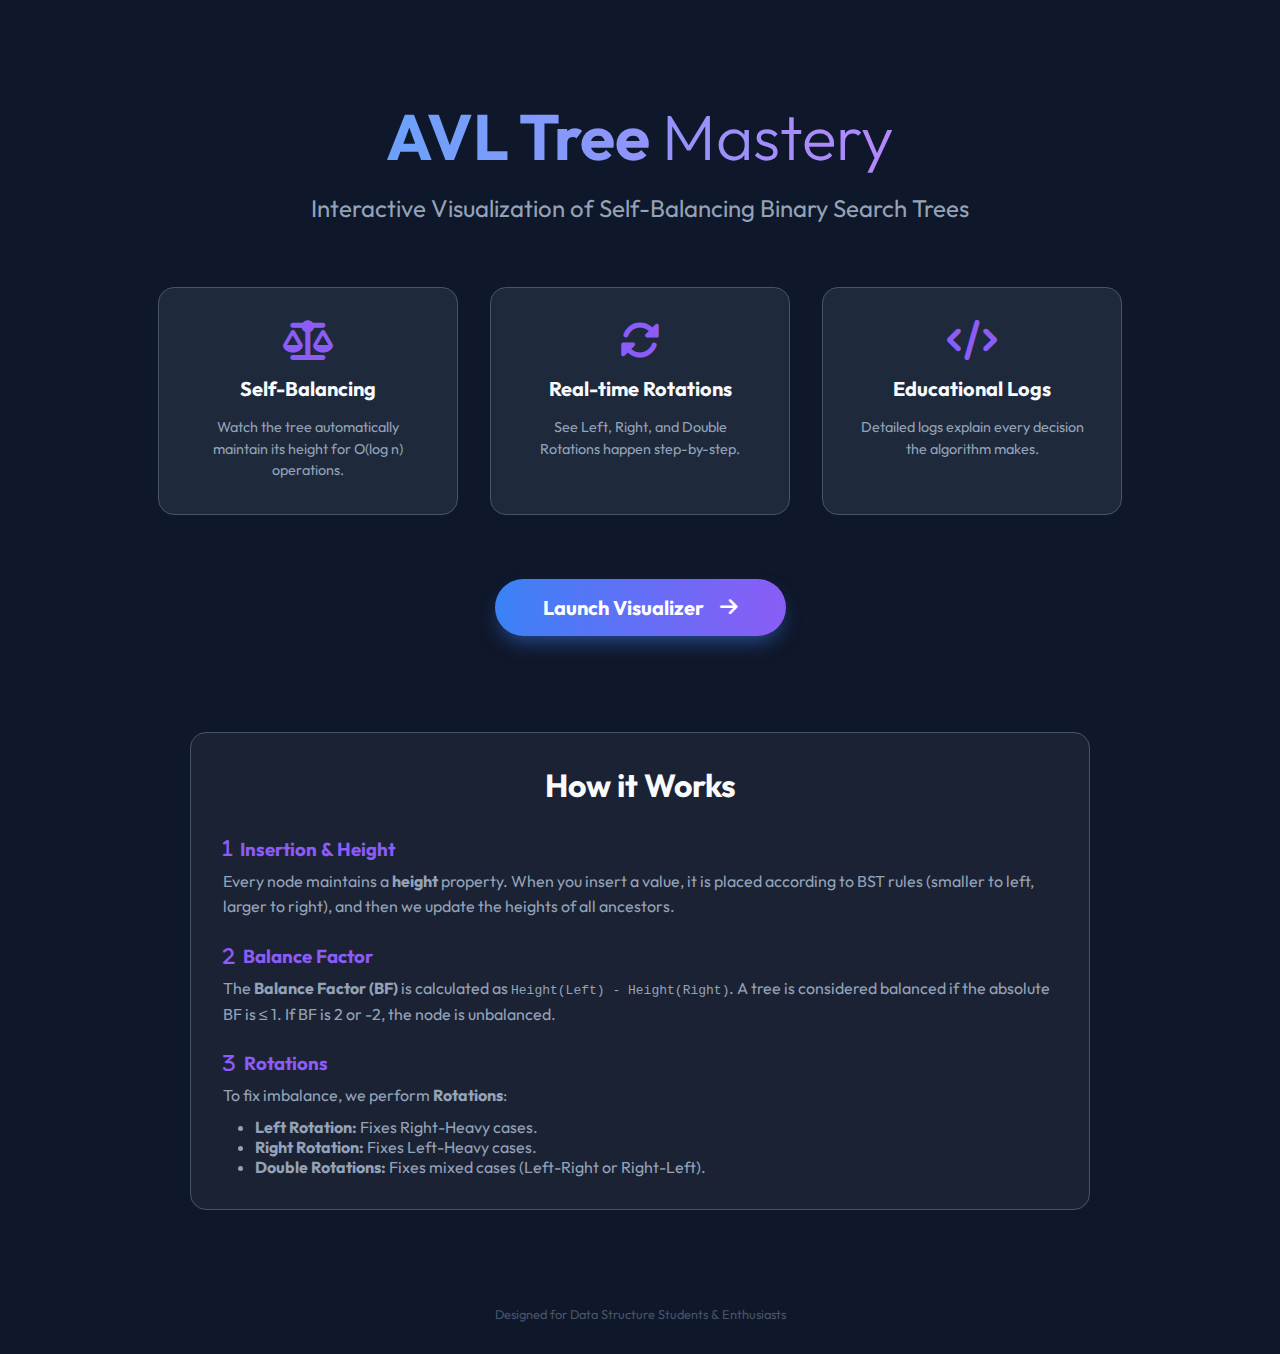
<file: index.html>
<!DOCTYPE html>
<html lang="en">

<head>
    <meta charset="UTF-8">
    <meta name="viewport" content="width=device-width, initial-scale=1.0">
    <title>AVL Tree Visualizer - Master Data Structures</title>
    <link rel="preconnect" href="https://fonts.googleapis.com">
    <link rel="preconnect" href="https://fonts.gstatic.com" crossorigin>
    <link href="https://fonts.googleapis.com/css2?family=Outfit:wght@300;400;600;700&display=swap" rel="stylesheet">
    <link rel="stylesheet" href="style.css">
    <link rel="stylesheet" href="https://cdnjs.cloudflare.com/ajax/libs/font-awesome/6.4.0/css/all.min.css">
</head>

<body>
    <div class="landing-container">
        <header class="landing-header">
            <h1>AVL Tree <span>Mastery</span></h1>
            <p>Interactive Visualization of Self-Balancing Binary Search Trees</p>
        </header>

        <section class="hero-content">
            <div class="feature-grid">
                <div class="feature-card">
                    <i class="fa-solid fa-scale-balanced"></i>
                    <h3>Self-Balancing</h3>
                    <p>Watch the tree automatically maintain its height for O(log n) operations.</p>
                </div>
                <div class="feature-card">
                    <i class="fa-solid fa-rotate"></i>
                    <h3>Real-time Rotations</h3>
                    <p>See Left, Right, and Double Rotations happen step-by-step.</p>
                </div>
                <div class="feature-card">
                    <i class="fa-solid fa-code"></i>
                    <h3>Educational Logs</h3>
                    <p>Detailed logs explain every decision the algorithm makes.</p>
                </div>
            </div>

            <a href="./visualization.html" class="cta-btn">
                Launch Visualizer <i class="fa-solid fa-arrow-right"></i>
            </a>
        </section>

        <section class="how-it-works"
            style="max-width: 900px; text-align: left; background: rgba(255,255,255,0.05); padding: 2rem; border-radius: 1rem; border: 1px solid var(--node-border); margin-top: 2rem;">
            <h2 style="text-align: center; margin-bottom: 2rem; color: var(--text-primary); font-size: 2rem;">How it
                Works</h2>

            <div class="step" style="margin-bottom: 1.5rem;">
                <h3
                    style="color: var(--accent-color); margin-bottom: 0.5rem; display:flex; align-items:center; gap:0.5rem;">
                    <i class="fa-solid fa-1"></i> Insertion & Height
                </h3>
                <p style="color: var(--text-secondary); line-height: 1.6;">
                    Every node maintains a <strong>height</strong> property. When you insert a value, it is placed
                    according to BST rules (smaller to left, larger to right), and then we update the heights of all
                    ancestors.
                </p>
            </div>

            <div class="step" style="margin-bottom: 1.5rem;">
                <h3
                    style="color: var(--accent-color); margin-bottom: 0.5rem; display:flex; align-items:center; gap:0.5rem;">
                    <i class="fa-solid fa-2"></i> Balance Factor
                </h3>
                <p style="color: var(--text-secondary); line-height: 1.6;">
                    The <strong>Balance Factor (BF)</strong> is calculated as <code>Height(Left) - Height(Right)</code>.
                    A tree is considered balanced if the absolute BF is ≤ 1. If BF is 2 or -2, the node is unbalanced.
                </p>
            </div>

            <div class="step">
                <h3
                    style="color: var(--accent-color); margin-bottom: 0.5rem; display:flex; align-items:center; gap:0.5rem;">
                    <i class="fa-solid fa-3"></i> Rotations
                </h3>
                <p style="color: var(--text-secondary); line-height: 1.6;">
                    To fix imbalance, we perform <strong>Rotations</strong>:
                <ul style="margin-left: 2rem; margin-top: 0.5rem; color: var(--text-secondary);">
                    <li><strong>Left Rotation:</strong> Fixes Right-Heavy cases.</li>
                    <li><strong>Right Rotation:</strong> Fixes Left-Heavy cases.</li>
                    <li><strong>Double Rotations:</strong> Fixes mixed cases (Left-Right or Right-Left).</li>
                </ul>
                </p>
            </div>
        </section>

        <footer>
            <p>Designed for Data Structure Students & Enthusiasts</p>
        </footer>
    </div>
</body>

</html>
</file>
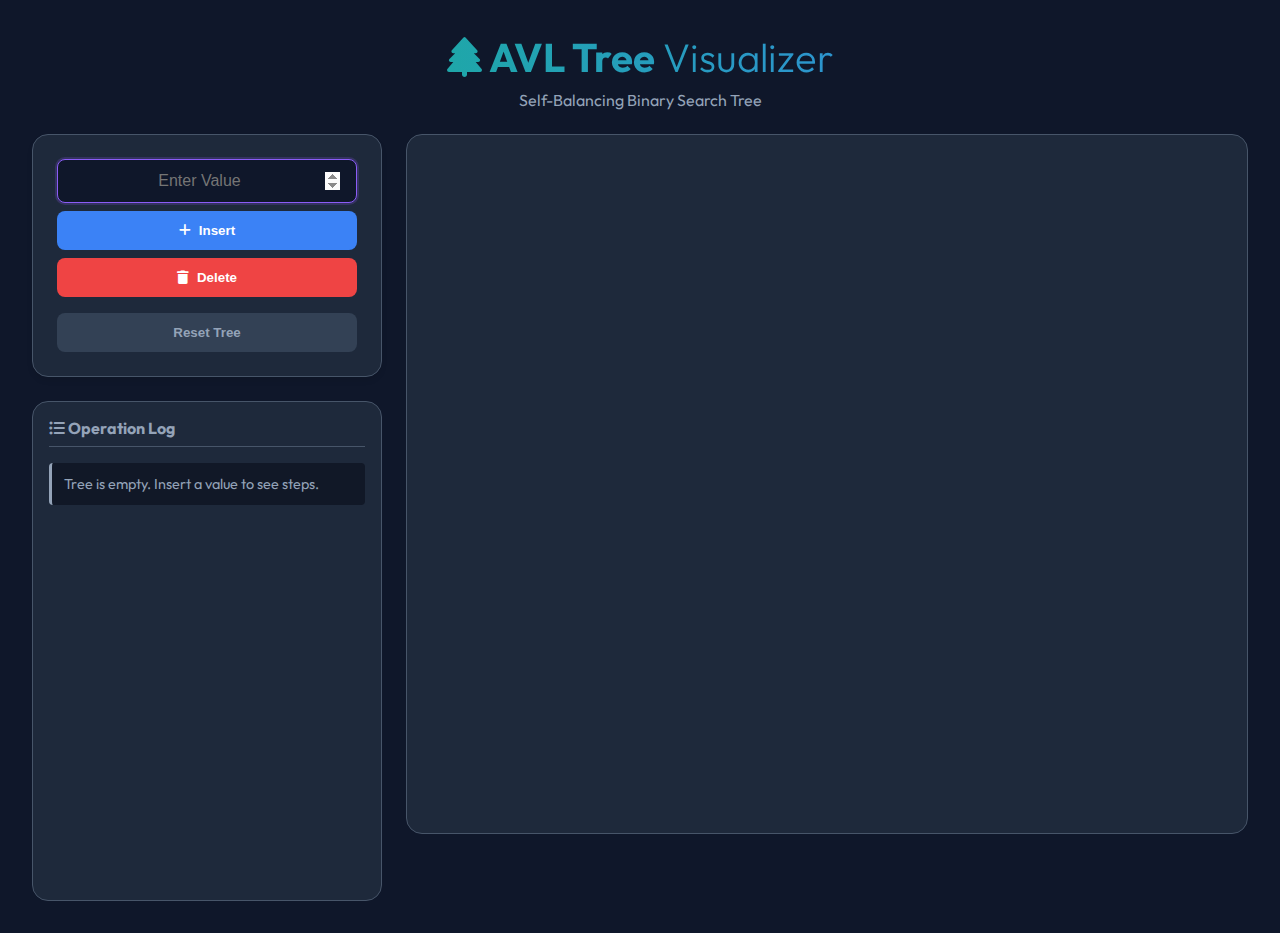
<file: visualization.html>
<!DOCTYPE html>
<html lang="en">

<head>
    <meta charset="UTF-8">
    <meta name="viewport" content="width=device-width, initial-scale=1.0">
    <title>AVL Tree Visualizer</title>
    <link rel="preconnect" href="https://fonts.googleapis.com">
    <link rel="preconnect" href="https://fonts.gstatic.com" crossorigin>
    <link href="https://fonts.googleapis.com/css2?family=Outfit:wght@300;400;600;700&display=swap" rel="stylesheet">
    <link rel="stylesheet" href="style.css">
    <link rel="stylesheet" href="https://cdnjs.cloudflare.com/ajax/libs/font-awesome/6.4.0/css/all.min.css">
</head>

<body>
    <div class="container">
        <header>
            <h1><i class="fa-solid fa-tree"></i> AVL Tree <span>Visualizer</span></h1>
            <p>Self-Balancing Binary Search Tree</p>
        </header>

        <div class="main-layout">
            <div class="left-panel">
                <div class="controls-panel">
                    <div class="input-group">
                        <input type="number" id="node-value" placeholder="Enter Value">
                        <button id="insert-btn" class="btn primary"><i class="fa-solid fa-plus"></i> Insert</button>
                        <button id="delete-btn" class="btn danger"><i class="fa-solid fa-trash"></i> Delete</button>
                    </div>
                    <button id="reset-btn" class="btn secondary">Reset Tree</button>
                </div>

                <div class="log-panel">
                    <h3><i class="fa-solid fa-list-ul"></i> Operation Log</h3>
                    <ul id="step-log">
                        <li class="intro">Tree is empty. Insert a value to see steps.</li>
                    </ul>
                </div>
            </div>

            <div class="tree-container" id="tree-container">
                <!-- Tree will be rendered here -->
            </div>
        </div>
    </div>

    <script src="avl_tree.js"></script>
    <script src="script.js"></script>
</body>

</html>
</file>
<file: style.css>
:root {
    --bg-color: #0f172a;
    --card-bg: #1e293b;
    --text-primary: #f8fafc;
    --text-secondary: #94a3b8;
    --accent-color: #8b5cf6;
    --accent-hover: #7c3aed;
    --primary-btn: #3b82f6;
    --primary-hover: #2563eb;
    --danger-color: #ef4444;
    --danger-hover: #dc2626;
    --node-bg: #334155;
    --node-border: #475569;
    --line-color: #475569;
    --log-bg: #111827;
}

* {
    box-sizing: border-box;
    margin: 0;
    padding: 0;
}

body {
    font-family: 'Outfit', sans-serif;
    background-color: var(--bg-color);
    color: var(--text-primary);
    display: flex;
    justify-content: center;
    min-height: 100vh;
    padding: 2rem;
}

.container {
    width: 100%;
    max-width: 1400px;
    display: flex;
    flex-direction: column;
    gap: 1.5rem;
}

header {
    text-align: center;
}

header h1 {
    font-size: 2.5rem;
    font-weight: 700;
    margin-bottom: 0.5rem;
    background: linear-gradient(to right, #10b981, #3b82f6);
    -webkit-background-clip: text;
    -webkit-text-fill-color: transparent;
}

header h1 span {
    font-weight: 300;
}

header p {
    color: var(--text-secondary);
}

.main-layout {
    display: grid;
    grid-template-columns: 350px 1fr;
    gap: 1.5rem;
    align-items: start;
}

.left-panel {
    display: flex;
    flex-direction: column;
    gap: 1.5rem;
}

.controls-panel {
    background-color: var(--card-bg);
    border: 1px solid var(--node-border);
    border-radius: 1rem;
    padding: 1.5rem;
    display: flex;
    flex-direction: column;
    align-items: center;
    gap: 1rem;
    box-shadow: 0 4px 6px -1px rgba(0, 0, 0, 0.1);
}

.input-group {
    display: flex;
    gap: 0.5rem;
    justify-content: center;
    flex-wrap: wrap;
    width: 100%;
}

input {
    background-color: var(--bg-color);
    border: 1px solid var(--node-border);
    color: var(--text-primary);
    padding: 0.75rem 1rem;
    border-radius: 0.5rem;
    font-size: 1rem;
    outline: none;
    width: 100%;
    text-align: center;
}

input:focus {
    border-color: var(--accent-color);
    box-shadow: 0 0 0 2px rgba(139, 92, 246, 0.2);
}

.btn {
    border: none;
    padding: 0.75rem 1rem;
    border-radius: 0.5rem;
    font-weight: 600;
    cursor: pointer;
    color: white;
    display: flex;
    align-items: center;
    justify-content: center;
    gap: 0.5rem;
    transition: all 0.2s;
    width: 100%;
}

.btn.primary {
    background-color: var(--primary-btn);
}

.btn.primary:hover {
    background-color: var(--primary-hover);
    transform: translateY(-1px);
}

.btn.danger {
    background-color: var(--danger-color);
}

.btn.danger:hover {
    background-color: var(--danger-hover);
    transform: translateY(-1px);
}

.btn.secondary {
    background-color: var(--node-bg);
    color: var(--text-secondary);
}

.btn.secondary:hover {
    background-color: var(--node-border);
    color: var(--text-primary);
}

.log-panel {
    background-color: var(--card-bg);
    border: 1px solid var(--node-border);
    border-radius: 1rem;
    padding: 1rem;
    height: 500px;
    display: flex;
    flex-direction: column;
}

.log-panel h3 {
    font-size: 1rem;
    color: var(--text-secondary);
    margin-bottom: 1rem;
    border-bottom: 1px solid var(--node-border);
    padding-bottom: 0.5rem;
}

#step-log {
    list-style: none;
    overflow-y: auto;
    flex-grow: 1;
    display: flex;
    flex-direction: column;
    gap: 0.5rem;
}

#step-log li {
    font-size: 0.9rem;
    padding: 0.75rem;
    background-color: var(--log-bg);
    border-left: 3px solid var(--line-color);
    border-radius: 0.25rem;
    animation: fadeIn 0.3s ease-out;
}

#step-log li.intro {
    border-color: var(--text-secondary);
    color: var(--text-secondary);
}

#step-log li.info {
    border-color: var(--primary-btn);
}

#step-log li.success {
    border-color: #10b981;
}

#step-log li.warning {
    border-color: #f59e0b;
    background-color: rgba(245, 158, 11, 0.1);
}

#step-log li.action {
    border-color: var(--accent-color);
    font-weight: 600;
}

.tree-container {
    background-color: var(--card-bg);
    border: 1px solid var(--node-border);
    border-radius: 1rem;
    height: 700px;
    position: relative;
    overflow: hidden;
    display: flex;
}

/* Visualization Nodes */
.node {
    position: absolute;
    width: 60px;
    /* Slightly larger */
    height: 60px;
    background-color: var(--node-bg);
    border: 2px solid var(--node-border);
    border-radius: 50%;
    display: flex;
    align-items: center;
    justify-content: center;
    font-weight: 700;
    color: var(--text-primary);
    z-index: 10;
    box-shadow: 0 4px 6px -1px rgba(0, 0, 0, 0.2);
    transition: all 0.6s cubic-bezier(0.34, 1.56, 0.64, 1);
    transform: translate(-50%, -50%);
}

.node.adding {
    transform: translate(-50%, -50%) scale(0);
    opacity: 0;
    animation: popIn 0.5s cubic-bezier(0.175, 0.885, 0.32, 1.275) forwards;
}

@keyframes popIn {
    to {
        transform: translate(-50%, -50%) scale(1);
        opacity: 1;
    }
}

.node.removing {
    transform: translate(-50%, -50%) scale(0.5);
    opacity: 0;
}

.node-meta {
    position: absolute;
    top: -24px;
    width: 120px;
    text-align: center;
    font-size: 0.75rem;
    font-weight: normal;
    pointer-events: none;
    text-shadow: 0 1px 2px rgba(0, 0, 0, 0.5);
}

/* Scrollbar */
::-webkit-scrollbar {
    height: 8px;
    width: 8px;
}

::-webkit-scrollbar-track {
    background: var(--bg-color);
}

/* Landing Page Styles */
.landing-container {
    width: 100%;
    max-width: 1200px;
    display: flex;
    flex-direction: column;
    align-items: center;
    gap: 4rem;
    padding-top: 4rem;
    text-align: center;
}

.landing-header h1 {
    font-size: 4rem;
    margin-bottom: 1rem;
    background: linear-gradient(to right, #60a5fa, #c084fc);
    -webkit-background-clip: text;
    -webkit-text-fill-color: transparent;
}

.landing-header p {
    font-size: 1.5rem;
    color: var(--text-secondary);
}

.feature-grid {
    display: flex;
    gap: 2rem;
    margin-bottom: 4rem;
    flex-wrap: wrap;
    justify-content: center;
}

.feature-card {
    background-color: var(--card-bg);
    border: 1px solid var(--node-border);
    padding: 2rem;
    border-radius: 1rem;
    width: 300px;
    display: flex;
    flex-direction: column;
    align-items: center;
    gap: 1rem;
    transition: transform 0.3s ease;
}

.feature-card:hover {
    transform: translateY(-10px);
    border-color: var(--accent-color);
}

.feature-card i {
    font-size: 2.5rem;
    color: var(--accent-color);
}

.feature-card h3 {
    font-size: 1.25rem;
    color: var(--text-primary);
}

.feature-card p {
    color: var(--text-secondary);
    font-size: 0.9rem;
    line-height: 1.5;
}

.cta-btn {
    display: inline-flex;
    align-items: center;
    gap: 1rem;
    background: linear-gradient(to right, var(--primary-btn), var(--accent-color));
    color: white;
    padding: 1rem 3rem;
    border-radius: 2rem;
    font-size: 1.25rem;
    font-weight: 700;
    text-decoration: none;
    transition: all 0.3s ease;
    box-shadow: 0 10px 20px -5px rgba(59, 130, 246, 0.5);
}

.cta-btn:hover {
    transform: scale(1.05);
    box-shadow: 0 15px 25px -5px rgba(59, 130, 246, 0.6);
}

footer {
    margin-top: 2rem;
    color: var(--node-border);
    font-size: 0.8rem;
}
</file>
